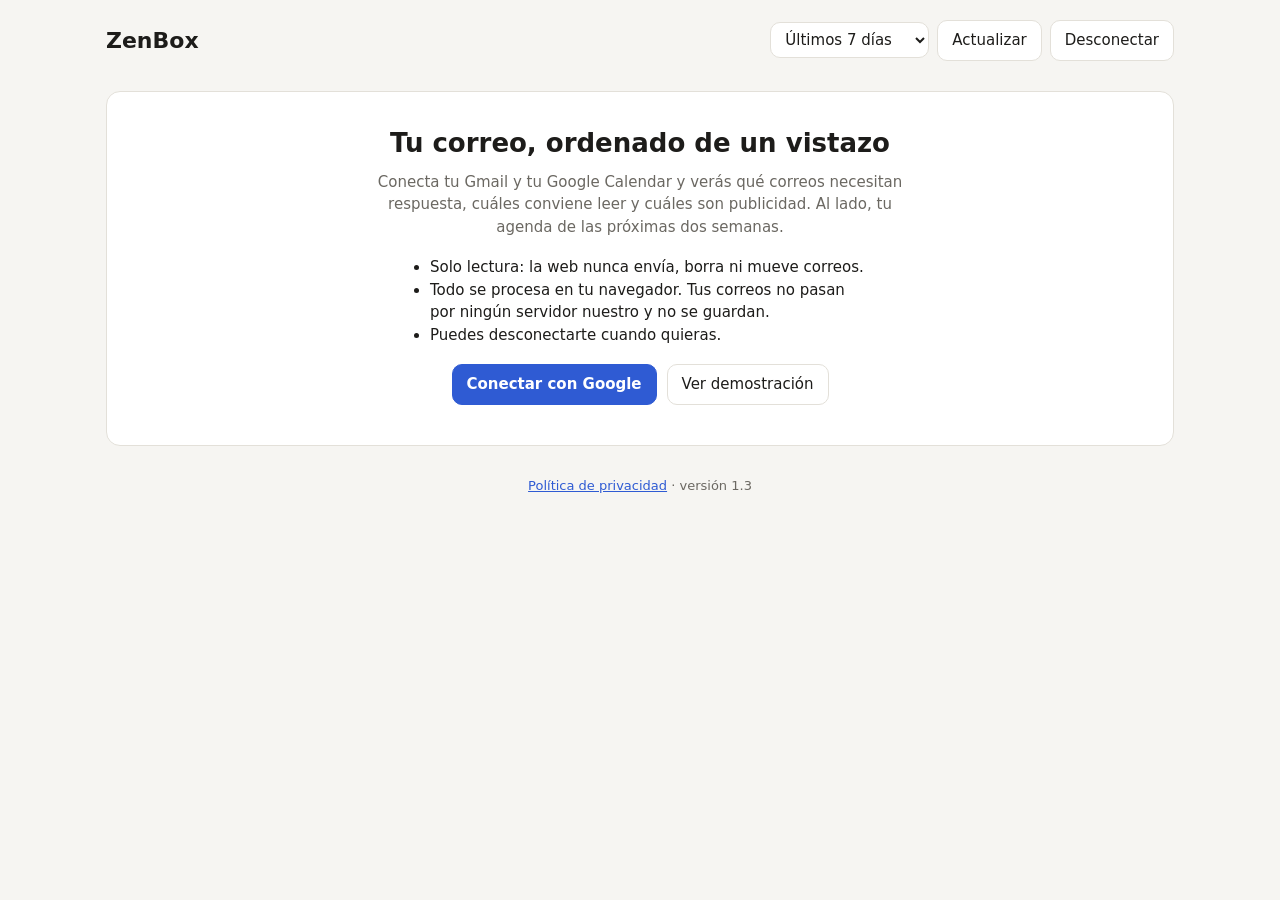
<file: index.html>
<!doctype html>
<html lang="es">
<head>
  <meta charset="utf-8">
  <meta name="viewport" content="width=device-width, initial-scale=1">
  <title>ZenBox</title>
  <meta name="description" content="Ve de un vistazo qué correos necesitan respuesta, cuáles leer y cuáles son ruido, junto a tu agenda. Todo ocurre en tu navegador.">
  <link rel="stylesheet" href="styles.css">
  <script src="config.js"></script>
  <script src="https://accounts.google.com/gsi/client" async defer></script>
</head>
<body>
  <div class="wrap">
    <header class="top">
      <div>
        <h1 id="appName">ZenBox</h1>
        <div class="who" id="who"></div>
      </div>
      <div class="controls" id="controls" hidden>
        <select id="days" aria-label="Periodo">
          <option value="3">Últimos 3 días</option>
          <option value="7" selected>Últimos 7 días</option>
          <option value="14">Últimos 14 días</option>
        </select>
        <button id="refresh">Actualizar</button>
        <button id="logout">Desconectar</button>
      </div>
    </header>

    <div id="banner" class="banner" hidden></div>

    <section id="welcome" class="hero">
      <h2>Tu correo, ordenado de un vistazo</h2>
      <p>Conecta tu Gmail y tu Google Calendar y verás qué correos necesitan respuesta, cuáles conviene leer y cuáles son publicidad. Al lado, tu agenda de las próximas dos semanas.</p>
      <ul>
        <li>Solo lectura: la web nunca envía, borra ni mueve correos.</li>
        <li>Todo se procesa en tu navegador. Tus correos no pasan por ningún servidor nuestro y no se guardan.</li>
        <li>Puedes desconectarte cuando quieras.</li>
      </ul>
      <div class="actions">
        <button class="primary" id="login">Conectar con Google</button>
        <button id="demo">Ver demostración</button>
      </div>
      <p class="small" id="loginNote"></p>
    </section>

    <section id="app" hidden>
      <div class="tiles" id="tiles"></div>
      <div class="grid">
        <div class="panel">
          <h3 id="listTitle">Correos</h3>
          <div id="list"></div>
        </div>
        <div class="side">
          <div class="panel">
            <h3>Agenda: próximos 14 días</h3>
            <div id="agenda"></div>
          </div>
          <div class="panel senders">
            <h3>Quién más ruido hace</h3>
            <div id="senders"></div>
          </div>
        </div>
      </div>

      <div class="panel wide">
        <h3>Mis suscripciones</h3>
        <div id="subs"></div>
      </div>

      <div class="grid">
        <div class="panel">
          <div class="panel-head">
            <h3>Promos irresistibles</h3>
            <label class="slider">Mínimo <input type="range" id="promoMin" min="0" max="100" step="5" value="60"> <span id="promoMinLabel">60</span></label>
          </div>
          <div id="promos"></div>
        </div>
        <div class="panel">
          <h3>Promos por empresa</h3>
          <div id="companies"></div>
        </div>
      </div>
    </section>

    <footer>
      <a href="privacidad.html">Política de privacidad</a> · <span class="small">versión 1.3</span>
    </footer>
  </div>
  <script src="subs.js"></script>
  <script src="app.js"></script>
</body>
</html>
</file>
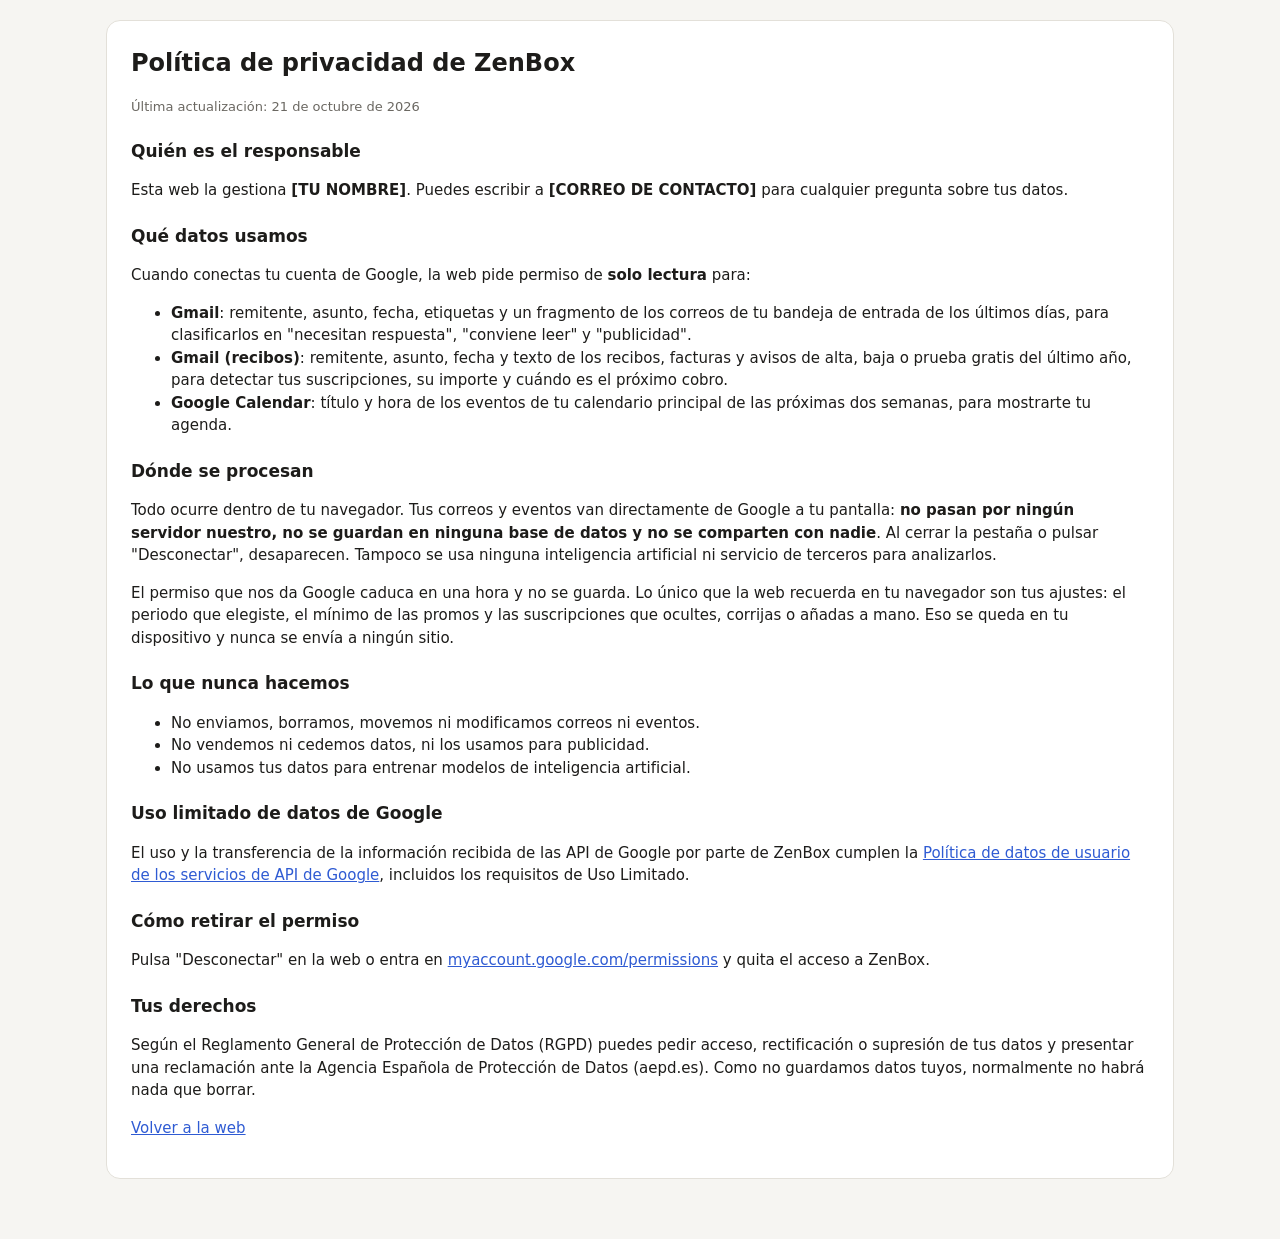
<file: privacidad.html>
<!doctype html>
<html lang="es">
<head>
  <meta charset="utf-8">
  <meta name="viewport" content="width=device-width, initial-scale=1">
  <title>Política de privacidad</title>
  <link rel="stylesheet" href="styles.css">
  <style>
    .doc { background: var(--surface); border: 1px solid var(--border); border-radius: var(--radius); padding: 24px; }
    .doc h1 { margin-top: 0; font-size: 24px; }
    .doc h2 { font-size: 17px; margin-top: 22px; }
  </style>
</head>
<body>
  <div class="wrap">
    <div class="doc">
      <h1>Política de privacidad de ZenBox</h1>
      <p class="small">Última actualización: 21 de octubre de 2026</p>

      <h2>Quién es el responsable</h2>
      <p>Esta web la gestiona <strong>[TU NOMBRE]</strong>. Puedes escribir a <strong>[CORREO DE CONTACTO]</strong> para cualquier pregunta sobre tus datos.</p>

      <h2>Qué datos usamos</h2>
      <p>Cuando conectas tu cuenta de Google, la web pide permiso de <strong>solo lectura</strong> para:</p>
      <ul>
        <li><strong>Gmail</strong>: remitente, asunto, fecha, etiquetas y un fragmento de los correos de tu bandeja de entrada de los últimos días, para clasificarlos en "necesitan respuesta", "conviene leer" y "publicidad".</li>
        <li><strong>Gmail (recibos)</strong>: remitente, asunto, fecha y texto de los recibos, facturas y avisos de alta, baja o prueba gratis del último año, para detectar tus suscripciones, su importe y cuándo es el próximo cobro.</li>
        <li><strong>Google Calendar</strong>: título y hora de los eventos de tu calendario principal de las próximas dos semanas, para mostrarte tu agenda.</li>
      </ul>

      <h2>Dónde se procesan</h2>
      <p>Todo ocurre dentro de tu navegador. Tus correos y eventos van directamente de Google a tu pantalla: <strong>no pasan por ningún servidor nuestro, no se guardan en ninguna base de datos y no se comparten con nadie</strong>. Al cerrar la pestaña o pulsar "Desconectar", desaparecen. Tampoco se usa ninguna inteligencia artificial ni servicio de terceros para analizarlos.</p>
      <p>El permiso que nos da Google caduca en una hora y no se guarda. Lo único que la web recuerda en tu navegador son tus ajustes: el periodo que elegiste, el mínimo de las promos y las suscripciones que ocultes, corrijas o añadas a mano. Eso se queda en tu dispositivo y nunca se envía a ningún sitio.</p>

      <h2>Lo que nunca hacemos</h2>
      <ul>
        <li>No enviamos, borramos, movemos ni modificamos correos ni eventos.</li>
        <li>No vendemos ni cedemos datos, ni los usamos para publicidad.</li>
        <li>No usamos tus datos para entrenar modelos de inteligencia artificial.</li>
      </ul>

      <h2>Uso limitado de datos de Google</h2>
      <p>El uso y la transferencia de la información recibida de las API de Google por parte de ZenBox cumplen la <a href="https://developers.google.com/terms/api-services-user-data-policy" target="_blank" rel="noopener">Política de datos de usuario de los servicios de API de Google</a>, incluidos los requisitos de Uso Limitado.</p>

      <h2>Cómo retirar el permiso</h2>
      <p>Pulsa "Desconectar" en la web o entra en <a href="https://myaccount.google.com/permissions" target="_blank" rel="noopener">myaccount.google.com/permissions</a> y quita el acceso a ZenBox.</p>

      <h2>Tus derechos</h2>
      <p>Según el Reglamento General de Protección de Datos (RGPD) puedes pedir acceso, rectificación o supresión de tus datos y presentar una reclamación ante la Agencia Española de Protección de Datos (aepd.es). Como no guardamos datos tuyos, normalmente no habrá nada que borrar.</p>

      <p><a href="index.html">Volver a la web</a></p>
    </div>
  </div>
</body>
</html>
</file>
<file: styles.css>
:root {
  --bg: #f6f5f2;
  --surface: #ffffff;
  --surface-2: #f0eee9;
  --text: #1d1c1a;
  --muted: #6b6862;
  --border: #e3e0d9;
  --accent: #2f5bd3;
  --accent-text: #ffffff;
  --reply: #c2410c;
  --reply-bg: #fff1e8;
  --read: #1d6fb8;
  --read-bg: #e9f2fb;
  --noise: #77736b;
  --noise-bg: #efede8;
  --radius: 14px;
  color-scheme: light;
}
@media (prefers-color-scheme: dark) {
  :root:not([data-theme="light"]) {
    --bg: #161514;
    --surface: #1f1e1c;
    --surface-2: #2a2826;
    --text: #f1efea;
    --muted: #a5a199;
    --border: #34322f;
    --accent: #7c9cff;
    --accent-text: #0f1220;
    --reply: #fb923c;
    --reply-bg: #3a2416;
    --read: #7ab8f5;
    --read-bg: #18293a;
    --noise: #a5a199;
    --noise-bg: #2a2826;
    color-scheme: dark;
  }
}
:root[data-theme="dark"] {
  --bg: #161514;
  --surface: #1f1e1c;
  --surface-2: #2a2826;
  --text: #f1efea;
  --muted: #a5a199;
  --border: #34322f;
  --accent: #7c9cff;
  --accent-text: #0f1220;
  --reply: #fb923c;
  --reply-bg: #3a2416;
  --read: #7ab8f5;
  --read-bg: #18293a;
  --noise: #a5a199;
  --noise-bg: #2a2826;
  color-scheme: dark;
}

* { box-sizing: border-box; }
html, body { margin: 0; }
body {
  background: var(--bg);
  color: var(--text);
  font: 15px/1.5 system-ui, -apple-system, "Segoe UI", Roboto, sans-serif;
}
a { color: var(--accent); }
button {
  font: inherit;
  cursor: pointer;
  border-radius: 10px;
  border: 1px solid var(--border);
  background: var(--surface);
  color: var(--text);
  padding: 8px 14px;
}
button.primary { background: var(--accent); color: var(--accent-text); border-color: var(--accent); font-weight: 600; }
button:disabled { opacity: .6; cursor: default; }
select { font: inherit; padding: 7px 10px; border-radius: 10px; border: 1px solid var(--border); background: var(--surface); color: var(--text); }

.wrap { max-width: 1100px; margin: 0 auto; padding: 20px 16px 60px; }
header.top { display: flex; align-items: center; justify-content: space-between; gap: 12px; flex-wrap: wrap; margin-bottom: 18px; }
header.top h1 { font-size: 22px; margin: 0; }
header.top .who { color: var(--muted); font-size: 14px; }
.controls { display: flex; gap: 8px; align-items: center; flex-wrap: wrap; }

.banner { background: var(--surface-2); border: 1px solid var(--border); border-radius: var(--radius); padding: 12px 14px; margin-bottom: 16px; font-size: 14px; }

/* Bienvenida */
.hero { background: var(--surface); border: 1px solid var(--border); border-radius: var(--radius); padding: 32px 24px; text-align: center; margin-top: 30px; }
.hero h2 { font-size: 26px; margin: 0 0 8px; }
.hero p { color: var(--muted); max-width: 560px; margin: 8px auto; }
.hero ul { text-align: left; max-width: 460px; margin: 18px auto; padding-left: 20px; }
.hero .actions { display: flex; gap: 10px; justify-content: center; flex-wrap: wrap; margin-top: 18px; }
.small { font-size: 13px; color: var(--muted); }

/* Resumen */
.tiles { display: grid; grid-template-columns: repeat(4, 1fr); gap: 12px; margin-bottom: 18px; }
.tile { background: var(--surface); border: 1px solid var(--border); border-radius: var(--radius); padding: 14px; cursor: pointer; text-align: left; }
.tile .n { font-size: 30px; font-weight: 700; line-height: 1.1; }
.tile .l { color: var(--muted); font-size: 13px; }
.tile.active { outline: 2px solid var(--accent); }
.tile.reply .n { color: var(--reply); }
.tile.read .n { color: var(--read); }
.tile.noise .n { color: var(--noise); }

.grid { display: grid; grid-template-columns: 2fr 1fr; gap: 16px; align-items: start; }
.panel { background: var(--surface); border: 1px solid var(--border); border-radius: var(--radius); padding: 14px; min-width: 0; }
.panel h3 { margin: 0 0 10px; font-size: 16px; }

.mail { display: block; text-decoration: none; color: inherit; border-top: 1px solid var(--border); padding: 10px 2px; }
.mail:first-of-type { border-top: 0; }
.mail:hover { background: var(--surface-2); }
.mail .row1 { display: flex; justify-content: space-between; gap: 10px; }
.mail .from { font-weight: 600; overflow: hidden; text-overflow: ellipsis; white-space: nowrap; }
.mail .date { color: var(--muted); font-size: 13px; white-space: nowrap; }
.mail .subj { overflow-wrap: anywhere; }
.mail .snip { color: var(--muted); font-size: 13px; overflow: hidden; display: -webkit-box; -webkit-line-clamp: 2; -webkit-box-orient: vertical; overflow-wrap: anywhere; }
.tag { display: inline-block; font-size: 11px; font-weight: 600; padding: 1px 8px; border-radius: 999px; margin-right: 6px; vertical-align: 1px; }
.tag.reply { color: var(--reply); background: var(--reply-bg); }
.tag.read { color: var(--read); background: var(--read-bg); }
.tag.noise { color: var(--noise); background: var(--noise-bg); }
.empty { color: var(--muted); padding: 12px 2px; }

.day { margin-top: 10px; }
.day:first-child { margin-top: 0; }
.day .dname { font-weight: 600; font-size: 13px; color: var(--muted); }
.day .dname::first-letter { text-transform: uppercase; }
.event { display: flex; gap: 10px; padding: 6px 0; border-top: 1px solid var(--border); }
.event .time { color: var(--muted); font-size: 13px; min-width: 52px; }
.event .title { overflow-wrap: anywhere; }
.event a { color: inherit; text-decoration: none; }

.senders li { display: flex; justify-content: space-between; gap: 10px; padding: 4px 0; }
.senders ul { list-style: none; padding: 0; margin: 0; }
.senders .name { overflow: hidden; text-overflow: ellipsis; white-space: nowrap; }
.senders .count { color: var(--muted); }

.side { display: grid; gap: 16px; }
.loading { color: var(--muted); padding: 30px 0; text-align: center; }
.error { color: var(--reply); }
footer { margin-top: 30px; text-align: center; font-size: 13px; color: var(--muted); }

@media (max-width: 820px) {
  .grid { grid-template-columns: 1fr; }
  .tiles { grid-template-columns: repeat(2, 1fr); }
}

/* Suscripciones y promos */
.panel.wide { margin: 16px 0; }
.subtotal { margin: 0 0 10px; }
.table-wrap { overflow-x: auto; }
table.subs { width: 100%; border-collapse: collapse; font-size: 14px; }
table.subs th { text-align: left; color: var(--muted); font-weight: 600; font-size: 13px; padding: 6px 8px; border-bottom: 1px solid var(--border); }
table.subs td { padding: 8px; border-bottom: 1px solid var(--border); white-space: nowrap; }
table.subs td:first-child { white-space: normal; }
table.subs a { color: inherit; }
table.subs td.soon { color: var(--reply); font-weight: 600; }
.panel-head { display: flex; justify-content: space-between; align-items: center; gap: 10px; flex-wrap: wrap; margin-bottom: 10px; }
.panel-head h3 { margin: 0; }
.slider { font-size: 13px; color: var(--muted); display: flex; align-items: center; gap: 6px; }
.slider input { width: 120px; accent-color: var(--accent); }
.score { display: inline-block; min-width: 30px; text-align: center; font-size: 12px; font-weight: 700; padding: 1px 6px; border-radius: 999px; margin-right: 6px; color: var(--reply); background: var(--reply-bg); }
@media (max-width: 600px) {
  table.subs td { white-space: normal; }
}

/* Mis suscripciones (como el panel) */
.subs-head { display: flex; justify-content: space-between; gap: 20px; flex-wrap: wrap; align-items: flex-end; margin-bottom: 10px; }
.subs-head .small { max-width: 480px; margin: 0; }
.stats { display: flex; gap: 28px; }
.stat-l { font-size: 13px; color: var(--muted); }
.stat-n { font-size: 30px; font-weight: 700; line-height: 1.15; }
table.subs td { vertical-align: top; padding: 12px 8px; }
table.subs td.svc { min-width: 220px; white-space: normal; }
.svc-name { font-weight: 600; font-size: 15px; }
.svc-note { color: var(--muted); font-size: 13px; white-space: normal; }
.svc-actions { margin-top: 4px; display: flex; gap: 12px; }
button.link { border: 0; background: none; padding: 0; color: var(--accent); font-size: 13px; }
td.left { min-width: 170px; }
.left-n { font-weight: 600; }
.bar { height: 6px; background: var(--surface-2); border-radius: 99px; overflow: hidden; margin: 6px 0 4px; }
.bar span { display: block; height: 100%; background: var(--reply); border-radius: 99px; }
.subs-tools { display: flex; gap: 14px; align-items: center; margin: 12px 0; flex-wrap: wrap; }
.sub-form { display: grid; gap: 8px; max-width: 420px; background: var(--surface-2); border: 1px solid var(--border); border-radius: 12px; padding: 14px; margin-bottom: 12px; }
.sub-form h4 { margin: 0 0 4px; }
.sub-form label { display: grid; grid-template-columns: 110px 1fr; align-items: center; gap: 8px; font-size: 14px; }
.sub-form input { font: inherit; padding: 7px 10px; border-radius: 10px; border: 1px solid var(--border); background: var(--surface); color: var(--text); min-width: 0; width: 100%; }
.inline { display: flex; gap: 8px; align-items: center; }
.panel.wide h4 { margin: 16px 0 6px; font-size: 15px; }
.trials { margin: 0; padding-left: 20px; }
@media (max-width: 600px) {
  .sub-form label { grid-template-columns: 1fr; }
  table.subs td.svc { min-width: 180px; }
}
</file>
